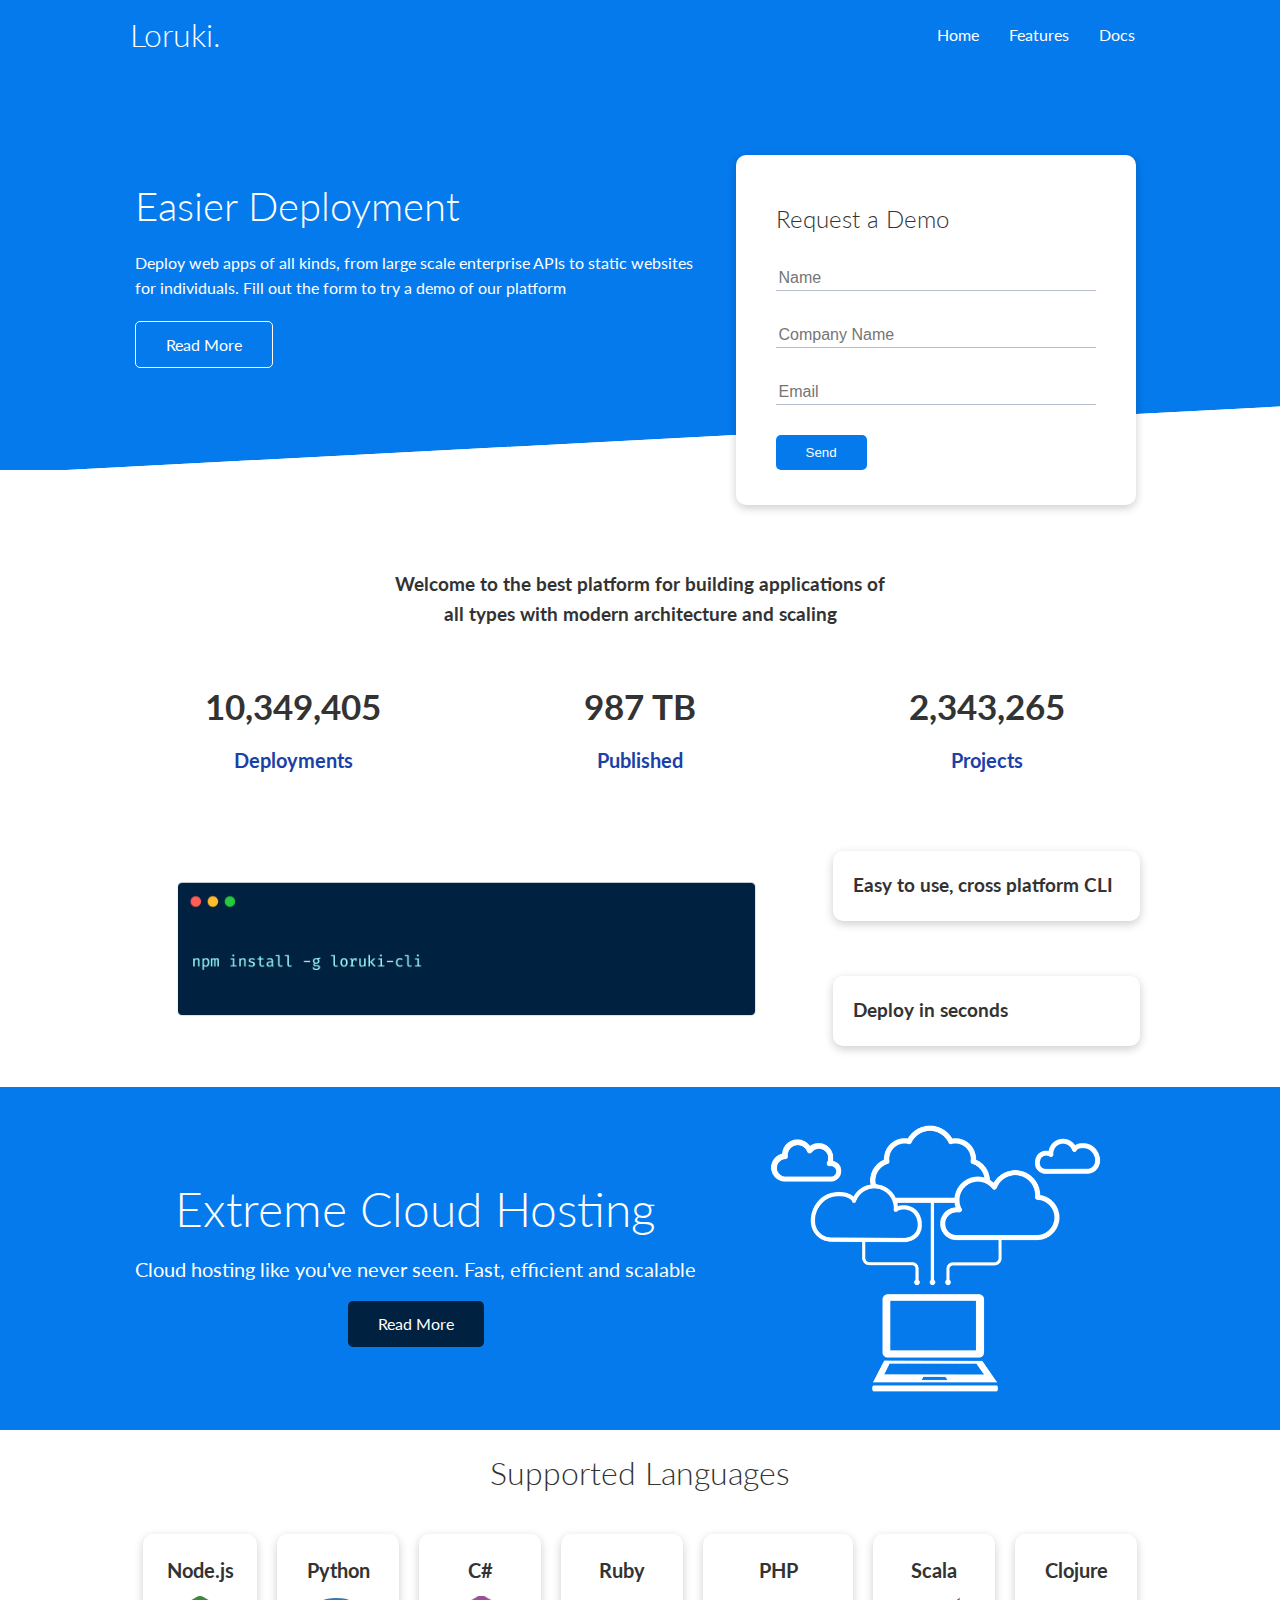
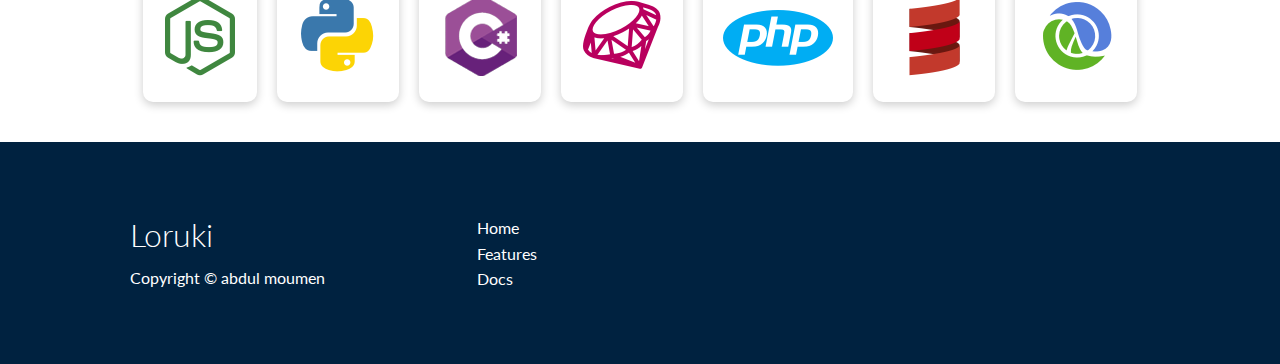
<file: loruki-website-master/index.html>
<!DOCTYPE html>
<html lang="en">
<head>
    <meta charset="UTF-8">
    <meta name="viewport" content="width=device-width, initial-scale=1.0">
    <link rel="stylesheet" href="https://cdnjs.cloudflare.com/ajax/libs/font-awesome/5.15.1/css/all.min.css" integrity="sha512-+4zCK9k+qNFUR5X+cKL9EIR+ZOhtIloNl9GIKS57V1MyNsYpYcUrUeQc9vNfzsWfV28IaLL3i96P9sdNyeRssA==" crossorigin="anonymous" />
    <link rel="stylesheet" href="css/utilities.css">
    <link rel="stylesheet" href="css/style.css">
    <title>Loruki | Cloud Hosting For Everyone</title>
</head>
<body>
    <!-- Navbar -->
    <div class="navbar">
        <div class="container flex">
            <h1 class="logo">Loruki.</h1>
            <nav>
                <ul>
                    <li><a href="index.html">Home</a></li>
                    <li><a href="features.html">Features</a></li>
                    <li><a href="docs.html">Docs</a></li>
                </ul>
            </nav>
        </div>
    </div>
    
    <!-- Showcase -->
    <section class="showcase">
        <div class="container grid">
            <div class="showcase-text">
                <h1>Easier Deployment</h1>
                <p>Deploy web apps of all kinds, from large scale enterprise APIs to static websites for individuals. Fill out the form to try a demo of our platform</p>
                <a href="features.html" class="btn btn-outline">Read More</a>
            </div>

            <div class="showcase-form card">
                <h2>Request a Demo</h2>
                 <!--  <form name="contact" netlify-honeypot="bot-field" method="POST" data-netlify="true">
                    <input type="hidden" name="form-name" value="contact">
                    <p class="hidden">
                        <label>Don’t fill this out if you're human: <input name="bot-field" /></label>
                      </p>
                    <div class="form-control">
                        <input type="text" name="name" placeholder="Name" required>
                    </div>
                    <div class="form-control">
                        <input type="text" name="company" placeholder="Company Name" required>
                    </div>
                    <div class="form-control">
                        <input type="email" name="email" placeholder="Email" required>
                    </div>
                    <input type="submit" value="Send" class="btn btn-primary">
                </form> -->
                 <form>
                    <div class="form-control">
                        <input type="text" name="name" placeholder="Name" required>
                    </div>
                    <div class="form-control">
                        <input type="text" name="company" placeholder="Company Name" required>
                    </div>
                    <div class="form-control">
                        <input type="email" name="email" placeholder="Email" required>
                    </div>
                    <input type="submit" value="Send" class="btn btn-primary">
                </form>
            </div>
        </div>
    </section>

    <!-- Stats -->
    <section class="stats">
        <div class="container">
            <h3 class="stats-heading text-center my-1">
                Welcome to the best platform for building applications of all types with modern architecture and scaling
            </h3>

            <div class="grid grid-3 text-center my-4">
                <div>
                    <i class="fas fa-server fa-3x"></i>
                    <h3>10,349,405</h3>
                    <p class="text-secondary">Deployments</p>
                </div>
                <div>
                    <i class="fas fa-upload fa-3x"></i>
                    <h3>987 TB</h3>
                    <p class="text-secondary">Published</p>
                </div>
                <div>
                    <i class="fas fa-project-diagram fa-3x"></i>
                    <h3>2,343,265</h3>
                    <p class="text-secondary">Projects</p>
                </div>
            </div>
        </div>
    </section>

    <!-- Cli -->
    <section class="cli">
        <div class="container grid">
            <img src="images/cli.png" alt="">
            <div class="card">
                <h3>Easy to use, cross platform CLI</h3>
            </div>
            <div class="card">
                <h3>Deploy in seconds</h3>
            </div>
        </div>
    </section>

    <!-- Cloud -->
    <section class="cloud bg-primary my-2 py-2">
        <div class="container grid">
            <div class="text-center">
                <h2 class="lg">Extreme Cloud Hosting</h2>
                <p class="lead my-1">Cloud hosting like you've never seen. Fast, efficient and scalable</p>
                <a href="features.html" class="btn btn-dark">Read More</a>
            </div>
            <img src="images/cloud.png" alt="">
        </div>
    </section>

    <!-- Languages -->
    <section class="languages">
        <h2 class="md text-center my-2">
            Supported Languages
        </h2>
        <div class="container flex">
            <div class="card">
                <h4>Node.js</h4>
                <img src="images/logos/node.png" alt="">
            </div>
            <div class="card">
                <h4>Python</h4>
                <img src="images/logos/python.png" alt="">
              </div>
              <div class="card">
                <h4>C#</h4>
                <img src="images/logos/csharp.png" alt="">
              </div>
              <div class="card">
                <h4>Ruby</h4>
                <img src="images/logos/ruby.png" alt="">
              </div>
              <div class="card">
                <h4>PHP</h4>
                <img src="images/logos/php.png" alt="">
              </div>
              <div class="card">
                <h4>Scala</h4>
                <img src="images/logos/scala.png" alt="">
              </div>
              <div class="card">
                <h4>Clojure</h4>
                <img src="images/logos/clojure.png" alt="">
              </div>
        </div>
    </section>

    <!-- Footer -->
    <footer class="footer bg-dark py-5">
        <div class="container grid grid-3">
            <div>
                <h1>Loruki
                </h1>
                <p>Copyright &copy; abdul moumen</p>
            </div>
            <nav>
                <ul>
                    <li><a href="index.html">Home</a></li>
                    <li><a href="features.html">Features</a></li>
                    <li><a href="docs.html">Docs</a></li>
                </ul>
            </nav>
            <div class="social">
                <a href="#"><i class="fab fa-github fa-2x"></i></a>
                <a href="#"><i class="fab fa-facebook fa-2x"></i></a>
                <a href="#"><i class="fab fa-instagram fa-2x"></i></a>
                <a href="#"><i class="fab fa-twitter fa-2x"></i></a>
            </div>
        </div>
    </footer>
</body>
</html>
</file>
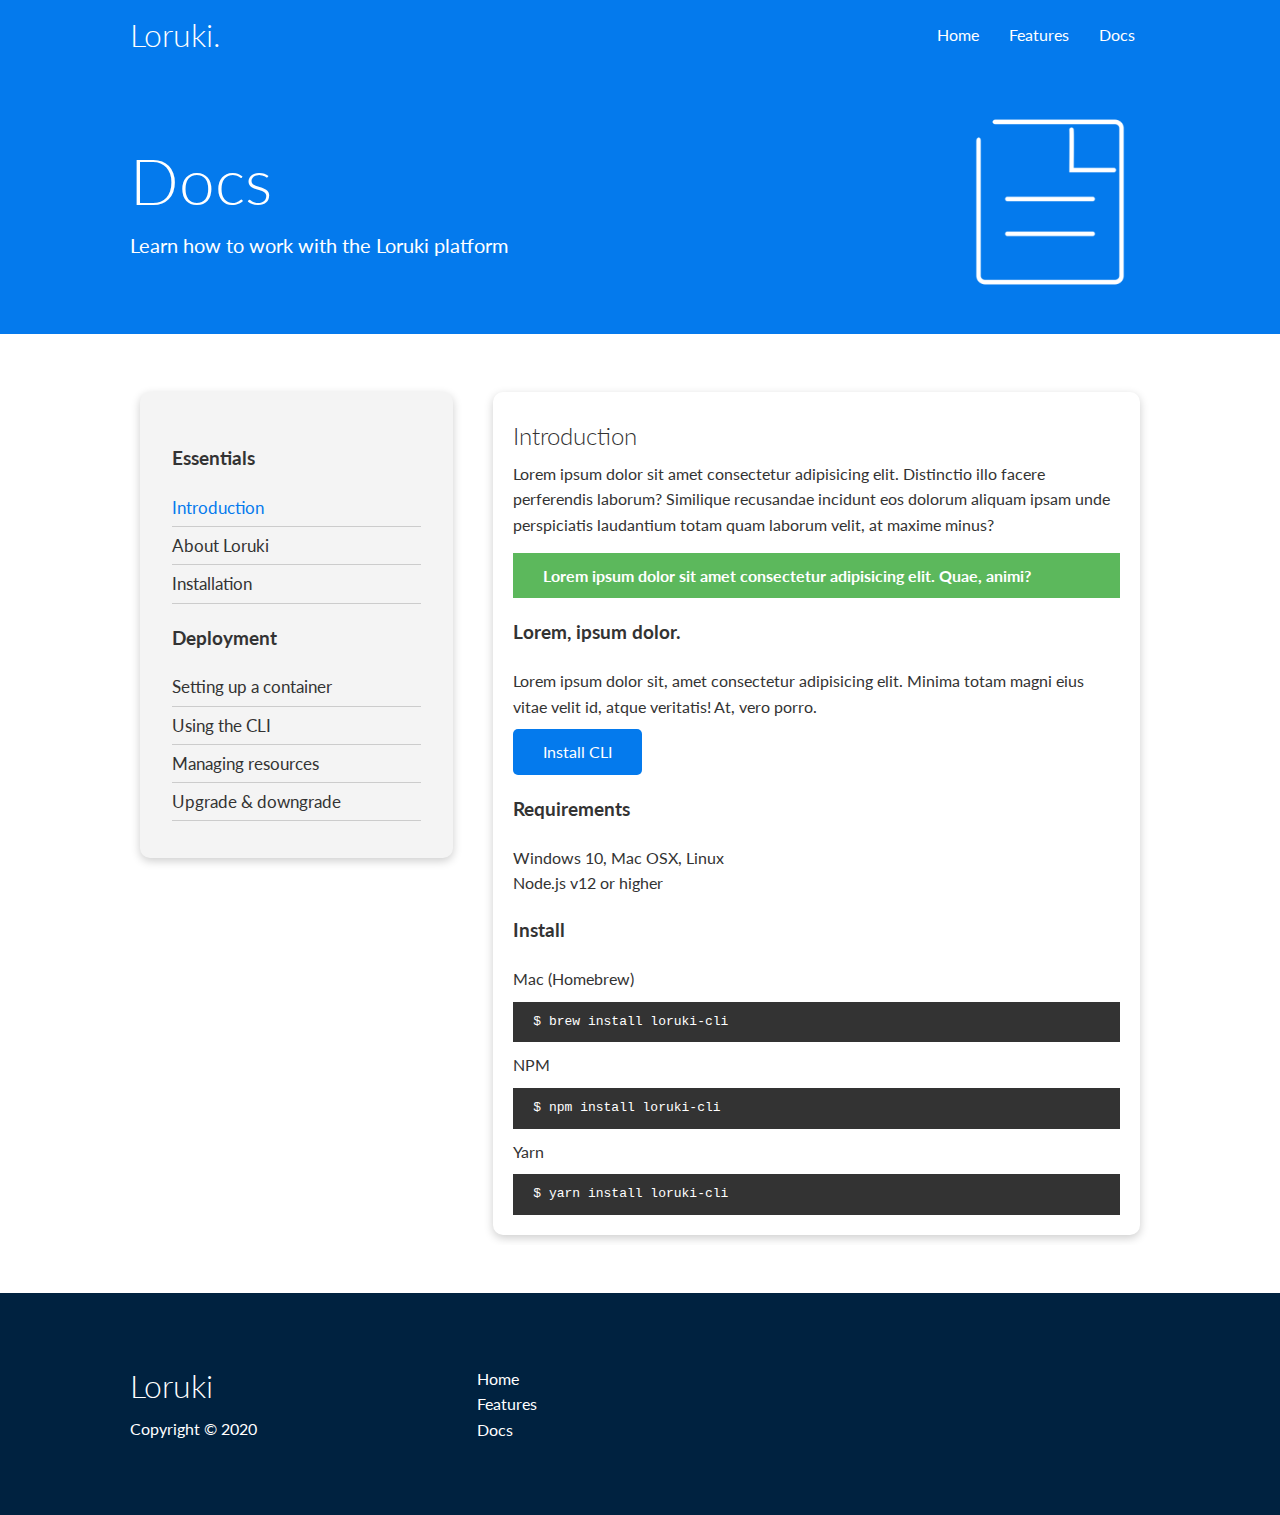
<file: loruki-website-master/docs.html>
<!DOCTYPE html>
<html lang="en">
<head>
    <meta charset="UTF-8">
    <meta name="viewport" content="width=device-width, initial-scale=1.0">
    <link rel="stylesheet" href="https://cdnjs.cloudflare.com/ajax/libs/font-awesome/5.15.1/css/all.min.css" integrity="sha512-+4zCK9k+qNFUR5X+cKL9EIR+ZOhtIloNl9GIKS57V1MyNsYpYcUrUeQc9vNfzsWfV28IaLL3i96P9sdNyeRssA==" crossorigin="anonymous" />
    <link rel="stylesheet" href="css/utilities.css">
    <link rel="stylesheet" href="css/style.css">
    <title>Loruki | Cloud Hosting For Everyone</title>
</head>
<body>
    <!-- Navbar -->
    <div class="navbar">
        <div class="container flex">
            <h1 class="logo">Loruki.</h1>
            <nav>
                <ul>
                    <li><a href="index.html">Home</a></li>
                    <li><a href="features.html">Features</a></li>
                    <li><a href="docs.html">Docs</a></li>
                </ul>
            </nav>
        </div>
    </div>

    <!-- Head -->
    <section class="docs-head bg-primary py-3">
        <div class="container grid">
            <div>
                <h1 class="xl">Docs</h1>
                <p class="lead">
                    Learn how to work with the Loruki platform
                </p>
            </div>
            <img src="images/docs.png" alt="">
        </div>
    </section>

    <!-- Docs main -->
    <section class="docs-main my-4">
        <div class="container grid">
            <div class="card bg-light p-3">
                <h3 class="my-2">Essentials</h3>
                <nav>
                    <ul>
                        <li><a class="text-primary" href="#">Introduction</a></li>
                        <li><a href="#">About Loruki</a></li>
                        <li><a href="#">Installation</a></li>
                    </ul>
                </nav>

                <h3 class="my-2">Deployment</h3>
                <nav>
                    <ul>
                        <li><a href="#">Setting up a container</a></li>
							<li><a href="#">Using the CLI</a></li>
							<li><a href="#">Managing resources</a></li>
							<li><a href="#">Upgrade & downgrade</a></li>
                    </ul>
                </nav>
            </div>
            <div class="card">
                <h2>Introduction</h2>
                <p>Lorem ipsum dolor sit amet consectetur adipisicing elit. Distinctio illo facere perferendis laborum? Similique recusandae incidunt eos dolorum aliquam ipsam unde perspiciatis laudantium totam quam laborum velit, at maxime minus?</p>

                <div class="alert alert-success">
                    <i class="fas fa-info"></i> Lorem ipsum dolor sit amet consectetur adipisicing elit. Quae, animi?
                </div>

                <h3>Lorem, ipsum dolor.</h3>
                <p>Lorem ipsum dolor sit, amet consectetur adipisicing elit. Minima totam magni eius vitae velit id, atque veritatis! At, vero porro.</p>
                <a href="#" class="btn btn-primary">Install CLI</a>

                <h3>Requirements</h3>
                <ul>
                    <li>Windows 10, Mac OSX, Linux</li>
                    <li>Node.js v12 or higher</li>
                </ul>

                <h3>Install</h3>
                <p>Mac (Homebrew)</p>
                <pre><code>$ brew install loruki-cli</code></pre>
                <p>NPM</p>
                <pre><code>$ npm install loruki-cli</code></pre>
                <p>Yarn</p>
                <pre><code>$ yarn install loruki-cli</code></pre>

            </div>
        </div>
    </section>
    
    <!-- Footer -->
    <footer class="footer bg-dark py-5">
        <div class="container grid grid-3">
            <div>
                <h1>Loruki
                </h1>
                <p>Copyright &copy; 2020</p>
            </div>
            <nav>
                <ul>
                    <li><a href="index.html">Home</a></li>
                    <li><a href="features.html">Features</a></li>
                    <li><a href="docs.html">Docs</a></li>
                </ul>
            </nav>
            <div class="social">
                <a href="#"><i class="fab fa-github fa-2x"></i></a>
                <a href="#"><i class="fab fa-facebook fa-2x"></i></a>
                <a href="#"><i class="fab fa-instagram fa-2x"></i></a>
                <a href="#"><i class="fab fa-twitter fa-2x"></i></a>
            </div>
        </div>
    </footer>
</body>
</html>
</file>
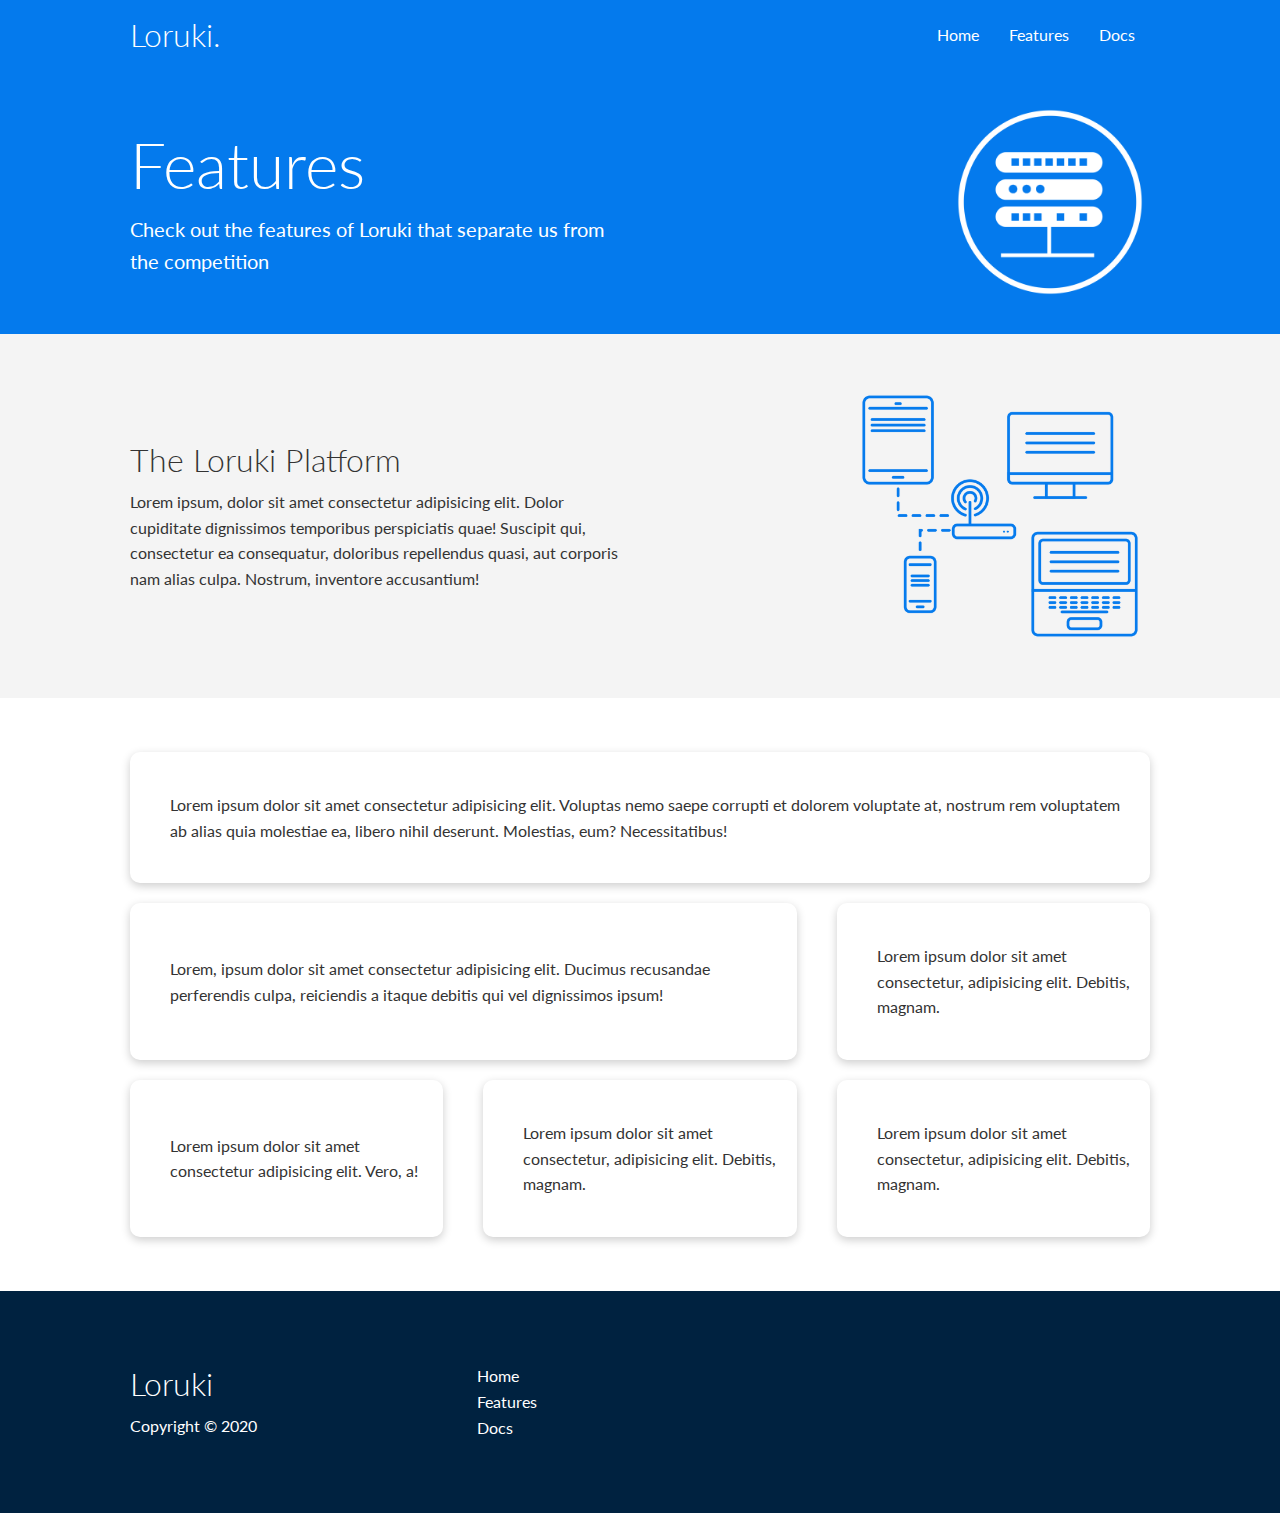
<file: loruki-website-master/features.html>
<!DOCTYPE html>
<html lang="en">
<head>
    <meta charset="UTF-8">
    <meta name="viewport" content="width=device-width, initial-scale=1.0">
    <link rel="stylesheet" href="https://cdnjs.cloudflare.com/ajax/libs/font-awesome/5.15.1/css/all.min.css" integrity="sha512-+4zCK9k+qNFUR5X+cKL9EIR+ZOhtIloNl9GIKS57V1MyNsYpYcUrUeQc9vNfzsWfV28IaLL3i96P9sdNyeRssA==" crossorigin="anonymous" />
    <link rel="stylesheet" href="css/utilities.css">
    <link rel="stylesheet" href="css/style.css">
    <title>Loruki | Cloud Hosting For Everyone</title>
</head>
<body>
    <!-- Navbar -->
    <div class="navbar">
        <div class="container flex">
            <h1 class="logo">Loruki.</h1>
            <nav>
                <ul>
                    <li><a href="index.html">Home</a></li>
                    <li><a href="features.html">Features</a></li>
                    <li><a href="docs.html">Docs</a></li>
                </ul>
            </nav>
        </div>
    </div>

    <!-- Head -->
    <section class="features-head bg-primary py-3">
        <div class="container grid">
            <div>
                <h1 class="xl">Features</h1>
                <p class="lead">
                    Check out the features of Loruki that separate us from the
						competition
                </p>
            </div>
            <img src="images/server.png" alt="">
        </div>
    </section>

    <!-- Sub head -->
    <section class="features-sub-head bg-light py-3">
        <div class="container grid">
            <div>
                <h1 class="md">The Loruki Platform</h1>
                <p>
                    Lorem ipsum, dolor sit amet consectetur adipisicing elit. Dolor cupiditate dignissimos temporibus perspiciatis quae! Suscipit qui, consectetur ea consequatur, doloribus repellendus quasi, aut corporis nam alias culpa. Nostrum, inventore accusantium!
                </p>
            </div>
            <img src="images/server2.png" alt="">
        </div>
    </section>

    <section class="features-main my-2">
        <div class="container grid grid-3">
            <div class="card flex">
                <i class="fas fa-server fa-3x"></i>
                <p>Lorem ipsum dolor sit amet consectetur adipisicing elit. Voluptas nemo saepe corrupti et dolorem voluptate at, nostrum rem voluptatem ab alias quia molestiae ea, libero nihil deserunt. Molestias, eum? Necessitatibus!</p>
            </div>
            <div class="card flex">
                <i class="fas fa-network-wired fa-3x"></i>
                <p>
                    Lorem, ipsum dolor sit amet consectetur adipisicing elit. Ducimus
                    recusandae perferendis culpa, reiciendis a itaque debitis qui vel
                    dignissimos ipsum!
                </p>
            </div>
            <div class="card flex">
                <i class="fas fa-laptop-code fa-3x"></i>
                <p>
                    Lorem ipsum dolor sit amet consectetur, adipisicing elit. Debitis,
                    magnam.
                </p>
            </div>
            <div class="card flex">
                <i class="fas fa-database fa-3x"></i>
                <p>
                    Lorem ipsum dolor sit amet consectetur adipisicing elit. Vero, a!
                </p>
            </div>
            <div class="card flex">
                <i class="fas fa-power-off fa-3x"></i>
                <p>
                    Lorem ipsum dolor sit amet consectetur, adipisicing elit. Debitis,
                    magnam.
                </p>
            </div>
            <div class="card flex">
                <i class="fas fa-upload fa-3x"></i>
                <p>
                    Lorem ipsum dolor sit amet consectetur, adipisicing elit. Debitis,
                    magnam.
                </p>
            </div>
        </div>
    </section>

    <!-- Footer -->
    <footer class="footer bg-dark py-5">
        <div class="container grid grid-3">
            <div>
                <h1>Loruki
                </h1>
                <p>Copyright &copy; 2020</p>
            </div>
            <nav>
                <ul>
                    <li><a href="index.html">Home</a></li>
                    <li><a href="features.html">Features</a></li>
                    <li><a href="docs.html">Docs</a></li>
                </ul>
            </nav>
            <div class="social">
                <a href="#"><i class="fab fa-github fa-2x"></i></a>
                <a href="#"><i class="fab fa-facebook fa-2x"></i></a>
                <a href="#"><i class="fab fa-instagram fa-2x"></i></a>
                <a href="#"><i class="fab fa-twitter fa-2x"></i></a>
            </div>
        </div>
    </footer>
</body>
</html>
</file>
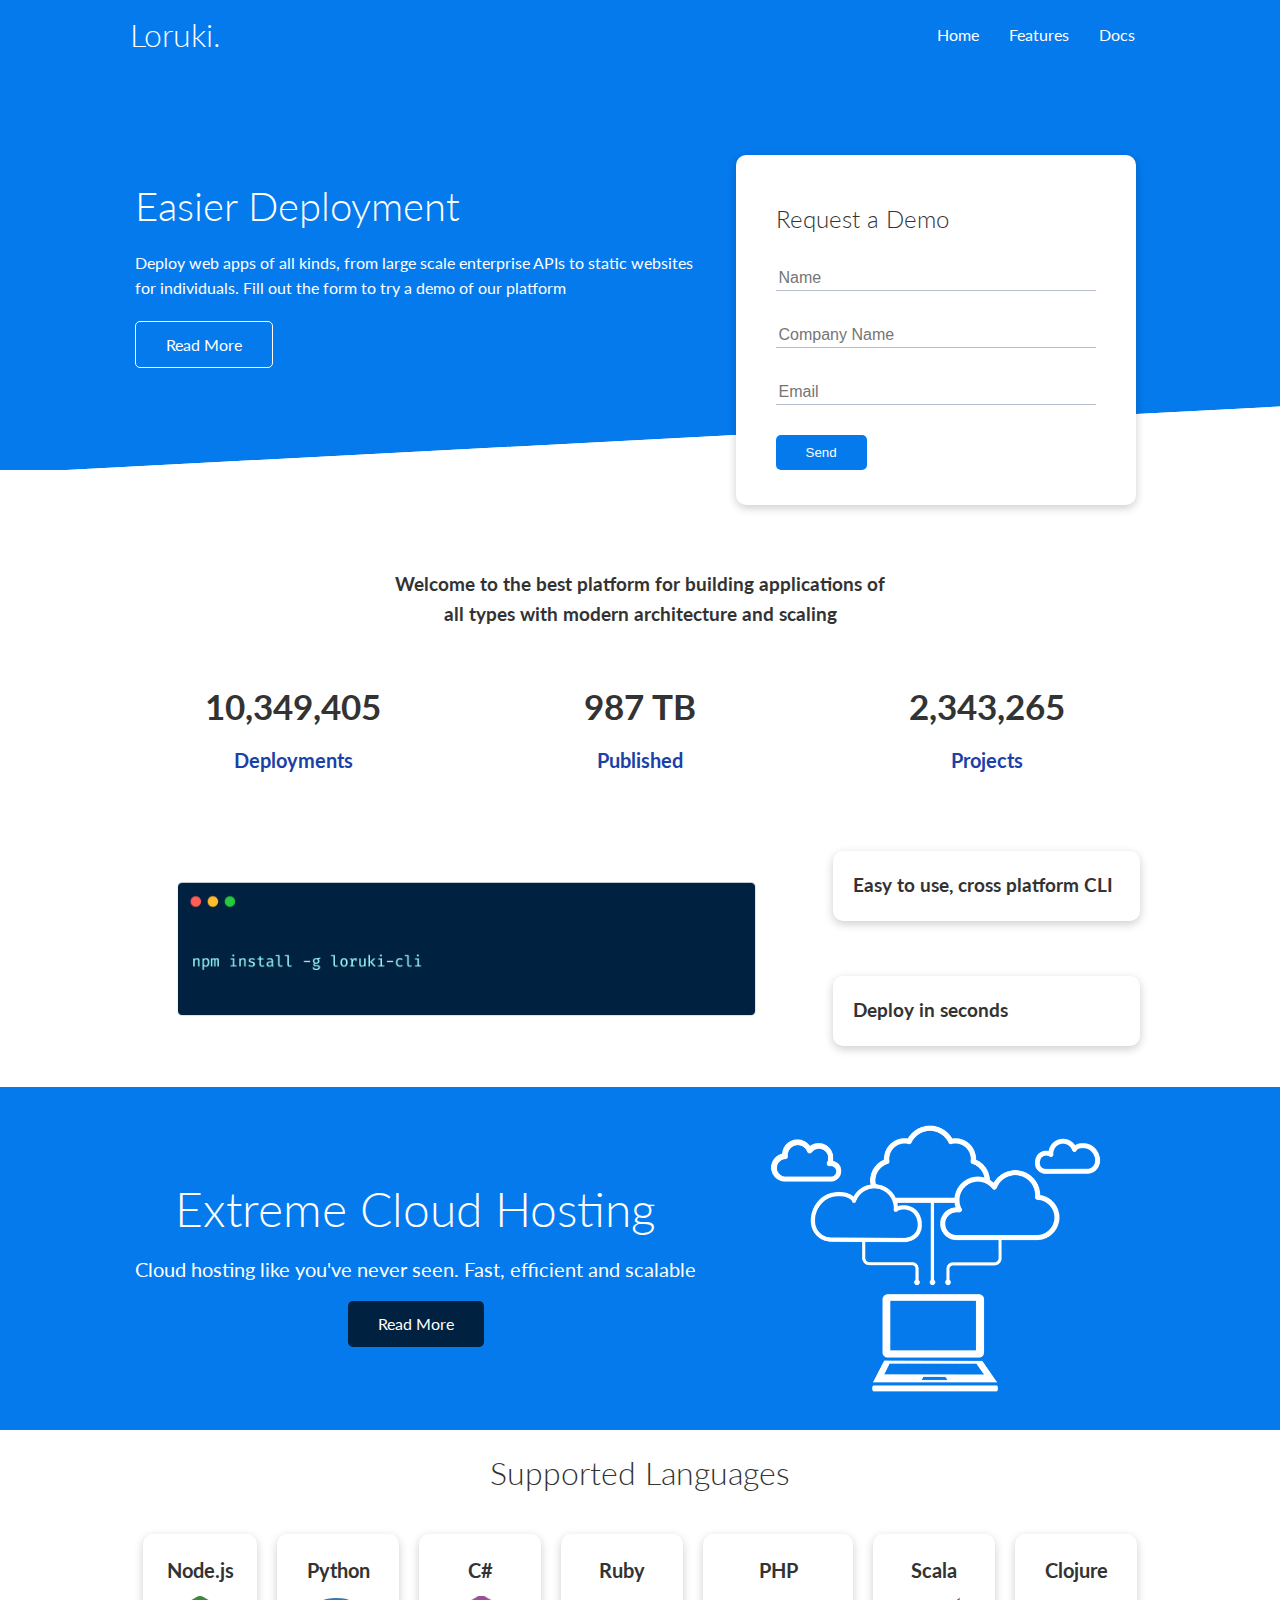
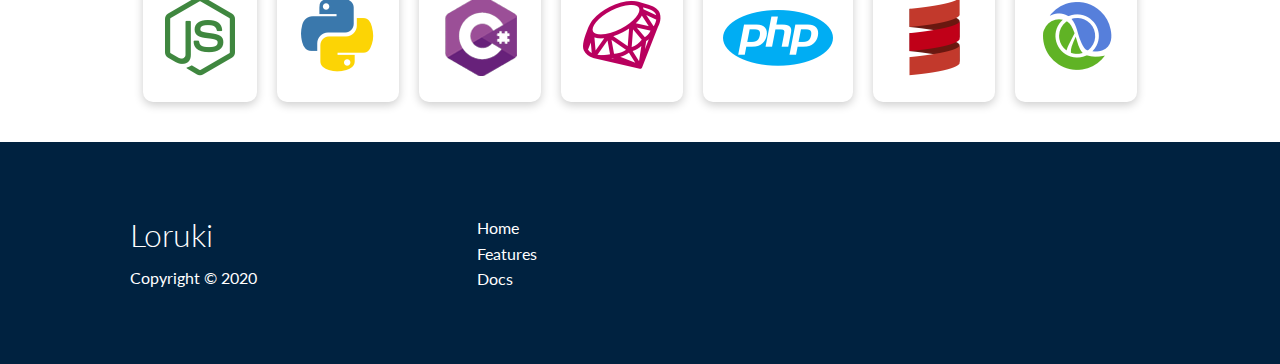
<file: loruki-website-master/loruki.html>
<!DOCTYPE html>
<html lang="en">
<head>
    <meta charset="UTF-8">
    <meta name="viewport" content="width=device-width, initial-scale=1.0">
    <link rel="stylesheet" href="https://cdnjs.cloudflare.com/ajax/libs/font-awesome/5.15.1/css/all.min.css" integrity="sha512-+4zCK9k+qNFUR5X+cKL9EIR+ZOhtIloNl9GIKS57V1MyNsYpYcUrUeQc9vNfzsWfV28IaLL3i96P9sdNyeRssA==" crossorigin="anonymous" />
    <link rel="stylesheet" href="css/utilities.css">
    <link rel="stylesheet" href="css/style.css">
    <title>Loruki | Cloud Hosting For Everyone</title>
</head>
<body>
    <!-- Navbar -->
    <div class="navbar">
        <div class="container flex">
            <h1 class="logo">Loruki.</h1>
            <nav>
                <ul>
                    <li><a href="index.html">Home</a></li>
                    <li><a href="features.html">Features</a></li>
                    <li><a href="docs.html">Docs</a></li>
                </ul>
            </nav>
        </div>
    </div>
    
    <!-- Showcase -->
    <section class="showcase">
        <div class="container grid">
            <div class="showcase-text">
                <h1>Easier Deployment</h1>
                <p>Deploy web apps of all kinds, from large scale enterprise APIs to static websites for individuals. Fill out the form to try a demo of our platform</p>
                <a href="features.html" class="btn btn-outline">Read More</a>
            </div>

            <div class="showcase-form card">
                <h2>Request a Demo</h2>
                 <!--  <form name="contact" netlify-honeypot="bot-field" method="POST" data-netlify="true">
                    <input type="hidden" name="form-name" value="contact">
                    <p class="hidden">
                        <label>Don’t fill this out if you're human: <input name="bot-field" /></label>
                      </p>
                    <div class="form-control">
                        <input type="text" name="name" placeholder="Name" required>
                    </div>
                    <div class="form-control">
                        <input type="text" name="company" placeholder="Company Name" required>
                    </div>
                    <div class="form-control">
                        <input type="email" name="email" placeholder="Email" required>
                    </div>
                    <input type="submit" value="Send" class="btn btn-primary">
                </form> -->
                 <form>
                    <div class="form-control">
                        <input type="text" name="name" placeholder="Name" required>
                    </div>
                    <div class="form-control">
                        <input type="text" name="company" placeholder="Company Name" required>
                    </div>
                    <div class="form-control">
                        <input type="email" name="email" placeholder="Email" required>
                    </div>
                    <input type="submit" value="Send" class="btn btn-primary">
                </form>
            </div>
        </div>
    </section>

    <!-- Stats -->
    <section class="stats">
        <div class="container">
            <h3 class="stats-heading text-center my-1">
                Welcome to the best platform for building applications of all types with modern architecture and scaling
            </h3>

            <div class="grid grid-3 text-center my-4">
                <div>
                    <i class="fas fa-server fa-3x"></i>
                    <h3>10,349,405</h3>
                    <p class="text-secondary">Deployments</p>
                </div>
                <div>
                    <i class="fas fa-upload fa-3x"></i>
                    <h3>987 TB</h3>
                    <p class="text-secondary">Published</p>
                </div>
                <div>
                    <i class="fas fa-project-diagram fa-3x"></i>
                    <h3>2,343,265</h3>
                    <p class="text-secondary">Projects</p>
                </div>
            </div>
        </div>
    </section>

    <!-- Cli -->
    <section class="cli">
        <div class="container grid">
            <img src="images/cli.png" alt="">
            <div class="card">
                <h3>Easy to use, cross platform CLI</h3>
            </div>
            <div class="card">
                <h3>Deploy in seconds</h3>
            </div>
        </div>
    </section>

    <!-- Cloud -->
    <section class="cloud bg-primary my-2 py-2">
        <div class="container grid">
            <div class="text-center">
                <h2 class="lg">Extreme Cloud Hosting</h2>
                <p class="lead my-1">Cloud hosting like you've never seen. Fast, efficient and scalable</p>
                <a href="features.html" class="btn btn-dark">Read More</a>
            </div>
            <img src="images/cloud.png" alt="">
        </div>
    </section>

    <!-- Languages -->
    <section class="languages">
        <h2 class="md text-center my-2">
            Supported Languages
        </h2>
        <div class="container flex">
            <div class="card">
                <h4>Node.js</h4>
                <img src="images/logos/node.png" alt="">
            </div>
            <div class="card">
                <h4>Python</h4>
                <img src="images/logos/python.png" alt="">
              </div>
              <div class="card">
                <h4>C#</h4>
                <img src="images/logos/csharp.png" alt="">
              </div>
              <div class="card">
                <h4>Ruby</h4>
                <img src="images/logos/ruby.png" alt="">
              </div>
              <div class="card">
                <h4>PHP</h4>
                <img src="images/logos/php.png" alt="">
              </div>
              <div class="card">
                <h4>Scala</h4>
                <img src="images/logos/scala.png" alt="">
              </div>
              <div class="card">
                <h4>Clojure</h4>
                <img src="images/logos/clojure.png" alt="">
              </div>
        </div>
    </section>

    <!-- Footer -->
    <footer class="footer bg-dark py-5">
        <div class="container grid grid-3">
            <div>
                <h1>Loruki
                </h1>
                <p>Copyright &copy; 2020</p>
            </div>
            <nav>
                <ul>
                    <li><a href="index.html">Home</a></li>
                    <li><a href="features.html">Features</a></li>
                    <li><a href="docs.html">Docs</a></li>
                </ul>
            </nav>
            <div class="social">
                <a href="#"><i class="fab fa-github fa-2x"></i></a>
                <a href="#"><i class="fab fa-facebook fa-2x"></i></a>
                <a href="#"><i class="fab fa-instagram fa-2x"></i></a>
                <a href="#"><i class="fab fa-twitter fa-2x"></i></a>
            </div>
        </div>
    </footer>
</body>
</html>
</file>
<file: loruki-website-master/css/utilities.css>
.container {
  max-width: 1100px;
  margin: 0 auto;
  overflow: auto;
  padding: 0 40px;
}

.card {
  background-color: #fff;
  color: #333;
  border-radius: 10px;
  box-shadow: 0 3px 10px rgba(0, 0, 0, 0.2);
  padding: 20px;
  margin: 10px;
}

.btn {
  display: inline-block;
  padding: 10px 30px;
  cursor: pointer;
  background: var(--primary-color);
  color: #fff;
  border: none;
  border-radius: 5px;
}

.btn-outline {
  background-color: transparent;
  border: 1px #fff solid;
}

.btn:hover {
  transform: scale(0.98);
}

/* Backgrounds & colored buttons */
.bg-primary,
.btn-primary {
  background-color: var(--primary-color);
  color: #fff;
}

.bg-secondary,
.btn-secondary {
  background-color: var(--secondary-color);
  color: #fff;
}

.bg-dark,
.btn-dark {
  background-color: var(--dark-color);
  color: #fff;
}

.bg-light,
.btn-light {
  background-color: var(--light-color);
  color: #333;
}

.bg-primary a,
.btn-primary a,
.bg-secondary a,
.btn-secondary a,
.bg-dark a,
.btn-dark a {
  color: #fff;
}

/* Text colors */
.text-primary {
  color: var(--primary-color);
}

.text-secondary {
  color: var(--secondary-color);
}

.text-dark {
  color: var(--dark-color);
}

.text-light {
  color: var(--light-color);
}

/* Text sizes */
.lead {
  font-size: 20px;
}

.sm {
  font-size: 1rem;
}

.md {
  font-size: 2rem;
}

.lg {
  font-size: 3rem;
}

.xl {
  font-size: 4rem;
}

.text-center {
  text-align: center;
}

/* Alert */
.alert {
  background-color: var(--light-color);
  padding: 10px 20px;
  font-weight: bold;
  margin: 15px 0;
}

.alert i {
  margin-right: 10px;
}

.alert-success {
  background-color: var(--success-color);
  color: #fff;
}

.alert-error {
  background-color: var(--error-color);
  color: #fff;
}

.flex {
  display: flex;
  justify-content: center;
  align-items: center;
  height: 100%;
}

.grid {
  display: grid;
  grid-template-columns: repeat(2, 1fr);
  gap: 20px;
  justify-content: center;
  align-items: center;
  height: 100%;
}

.grid-3 {
  grid-template-columns: repeat(3, 1fr);
}

/* Margin */
.my-1 {
  margin: 1rem 0;
}

.my-2 {
  margin: 1.5rem 0;
}

.my-3 {
  margin: 2rem 0;
}

.my-4 {
  margin: 3rem 0;
}

.my-5 {
  margin: 4rem 0;
}

.m-1 {
  margin: 1rem;
}

.m-2 {
  margin: 1.5rem;
}

.m-3 {
  margin: 2rem;
}

.m-4 {
  margin: 3rem;
}

.m-5 {
  margin: 4rem;
}

/* Padding */
.py-1 {
  padding: 1rem 0;
}

.py-2 {
  padding: 1.5rem 0;
}

.py-3 {
  padding: 2rem 0;
}

.py-4 {
  padding: 3rem 0;
}

.py-5 {
  padding: 4rem 0;
}

.p-1 {
  padding: 1rem;
}

.p-2 {
  padding: 1.5rem;
}

.p-3 {
  padding: 2rem;
}

.p-4 {
  padding: 3rem;
}

.p-5 {
  padding: 4rem;
}
</file>
<file: loruki-website-master/css/style.css>
@import url('https://fonts.googleapis.com/css2?family=Lato:wght@300&display=swap');

:root {
  --primary-color: #047aed;
  --secondary-color: #1c3fa8;
  --dark-color: #002240;
  --light-color: #f4f4f4;
  --success-color: #5cb85c;
  --error-color: #d9534f;
}

* {
  box-sizing: border-box;
  padding: 0;
  margin: 0;
}

body {
  font-family: 'Lato', sans-serif;
  color: #333;
  line-height: 1.6;
}

ul {
  list-style-type: none;
}

a {
  text-decoration: none;
  color: #333;
}

h1,
h2 {
  font-weight: 300;
  line-height: 1.2;
  margin: 10px 0;
}

p {
  margin: 10px 0;
}

img {
  width: 100%;
}

code,
pre {
  background: #333;
  color: #fff;
  padding: 10px;
}

.hidden {
  visibility: hidden;
  height: 0;
}

/* Navbar */
.navbar {
  background-color: var(--primary-color);
  color: #fff;
  height: 70px;
}

.navbar ul {
  display: flex;
}

.navbar a {
  color: #fff;
  padding: 10px;
  margin: 0 5px;
}

.navbar a:hover {
  border-bottom: 2px #fff solid;
}

.navbar .flex {
  justify-content: space-between;
}

/* Showcase */
.showcase {
  height: 400px;
  background-color: var(--primary-color);
  color: #fff;
  position: relative;
}

.showcase h1 {
  font-size: 40px;
}

.showcase p {
  margin: 20px 0;
}

.showcase .grid {
  overflow: visible;
  grid-template-columns: 55% auto;
  gap: 30px;
}

.showcase-text {
  animation: slideInFromLeft 1s ease-in;
}

.showcase-form {
  position: relative;
  top: 60px;
  height: 350px;
  width: 400px;
  padding: 40px;
  z-index: 100;
  justify-self: flex-end;
  animation: slideInFromRight 1s ease-in;
}

.showcase-form .form-control {
  margin: 30px 0;
}

.showcase-form input[type='text'],
.showcase-form input[type='email'] {
  border: 0;
  border-bottom: 1px solid #b4becb;
  width: 100%;
  padding: 3px;
  font-size: 16px;
}

.showcase-form input:focus {
  outline: none;
}

.showcase::before,
.showcase::after {
  content: '';
  position: absolute;
  height: 100px;
  bottom: -70px;
  right: 0;
  left: 0;
  background: #fff;
  transform: skewY(-3deg);
  -webkit-transform: skewY(-3deg);
  -moz-transform: skewY(-3deg);
  -ms-transform: skewY(-3deg);
}

/* Stats */
.stats {
  padding-top: 100px;
  animation: slideInFromBottom 1s ease-in;
}

.stats-heading {
  max-width: 500px;
  margin: auto;
}

.stats .grid h3 {
  font-size: 35px;
}

.stats .grid p {
  font-size: 20px;
  font-weight: bold;
}

/* Cli */
.cli .grid {
  grid-template-columns: repeat(3, 1fr);
  grid-template-rows: repeat(2, 1fr);
}

.cli .grid > *:first-child {
  grid-column: 1 / span 2;
  grid-row: 1 / span 2;
}

/* Cloud */
.cloud .grid {
  grid-template-columns: 4fr 3fr;
}

/* Languages */

.languages .flex {
  flex-wrap: wrap;
}

.languages .card {
  text-align: center;
  margin: 18px 10px 40px;
  transition: transform 0.2s ease-in;
}

.languages .card h4 {
  font-size: 20px;
  margin-bottom: 10px;
}

.languages .card:hover {
  transform: translateY(-15px);
}

/* Features */
.features-head img,
.docs-head img {
  width: 200px;
  justify-self: flex-end;
}

.features-sub-head img {
  width: 300px;
  justify-self: flex-end;
}

.features-main .card > i {
  margin-right: 20px;
}

.features-main .grid {
  padding: 30px;
}

.features-main .grid > *:first-child {
  grid-column: 1 / span 3;
}

.features-main .grid > *:nth-child(2) {
  grid-column: 1 / span 2;
}

/* Docs */
.docs-main h3 {
  margin: 20px 0;
}

.docs-main .grid {
  grid-template-columns: 1fr 2fr;
  align-items: flex-start;
}

.docs-main nav li {
  font-size: 17px;
  padding-bottom: 5px;
  margin-bottom: 5px;
  border-bottom: 1px #ccc solid;
}

.docs-main a:hover {
  font-weight: bold;
}

/* Footer */
.footer .social a {
  margin: 0 10px;
}

.fa-github:hover {
  color: #000000;
}

.fa-facebook:hover {
  color: #1773EA;
}

.fa-instagram:hover {
  color: #B32E87;
}

.fa-twitter:hover {
  color: #1C9CEA;
}

/* Animations */
@keyframes slideInFromLeft {
  0% {
    transform: translateX(-100%);
  }

  100% {
    transform: translateX(0);
  }
}

@keyframes slideInFromRight {
  0% {
    transform: translateX(100%);
  }

  100% {
    transform: translateX(0);
  }
}

@keyframes slideInFromTop {
  0% {
    transform: translateY(-100%);
  }

  100% {
    transform: translateX(0);
  }
}

@keyframes slideInFromBottom {
  0% {
    transform: translateY(100%);
  }

  100% {
    transform: translateX(0);
  }
}

/* Tablets and under */
@media (max-width: 768px) {
  .grid,
  .showcase .grid,
  .stats .grid,
  .cli .grid,
  .cloud .grid,
  .features-main .grid,
  .docs-main .grid {
    grid-template-columns: 1fr;
    grid-template-rows: 1fr;
  }

  .showcase {
    height: auto;
  }

  .showcase-text {
    text-align: center;
    margin-top: 40px;
    animation: slideInFromTop 1s ease-in;
  }

  .showcase-form {
    justify-self: center;
    margin: auto;
    animation: slideInFromBottom 1s ease-in;
  }

  .cli .grid > *:first-child {
    grid-column: 1;
    grid-row: 1;
  }

  .features-head,
  .features-sub-head,
  .docs-head {
    text-align: center;
  }

  .features-head img,
  .features-sub-head img,
  .docs-head img {
    justify-self: center;
  }

  .features-main .grid > *:first-child,
  .features-main .grid > *:nth-child(2) {
    grid-column: 1;
  }
}

/* Mobile */
@media (max-width: 500px) {
  .navbar {
    height: 110px;
  }

  .navbar .flex {
    flex-direction: column;
  }

  .navbar ul {
    padding: 10px;
    background-color: rgba(0, 0, 0, 0.1);
  }
  
  .showcase-form {
    width: 300px;
  }
}
</file>
